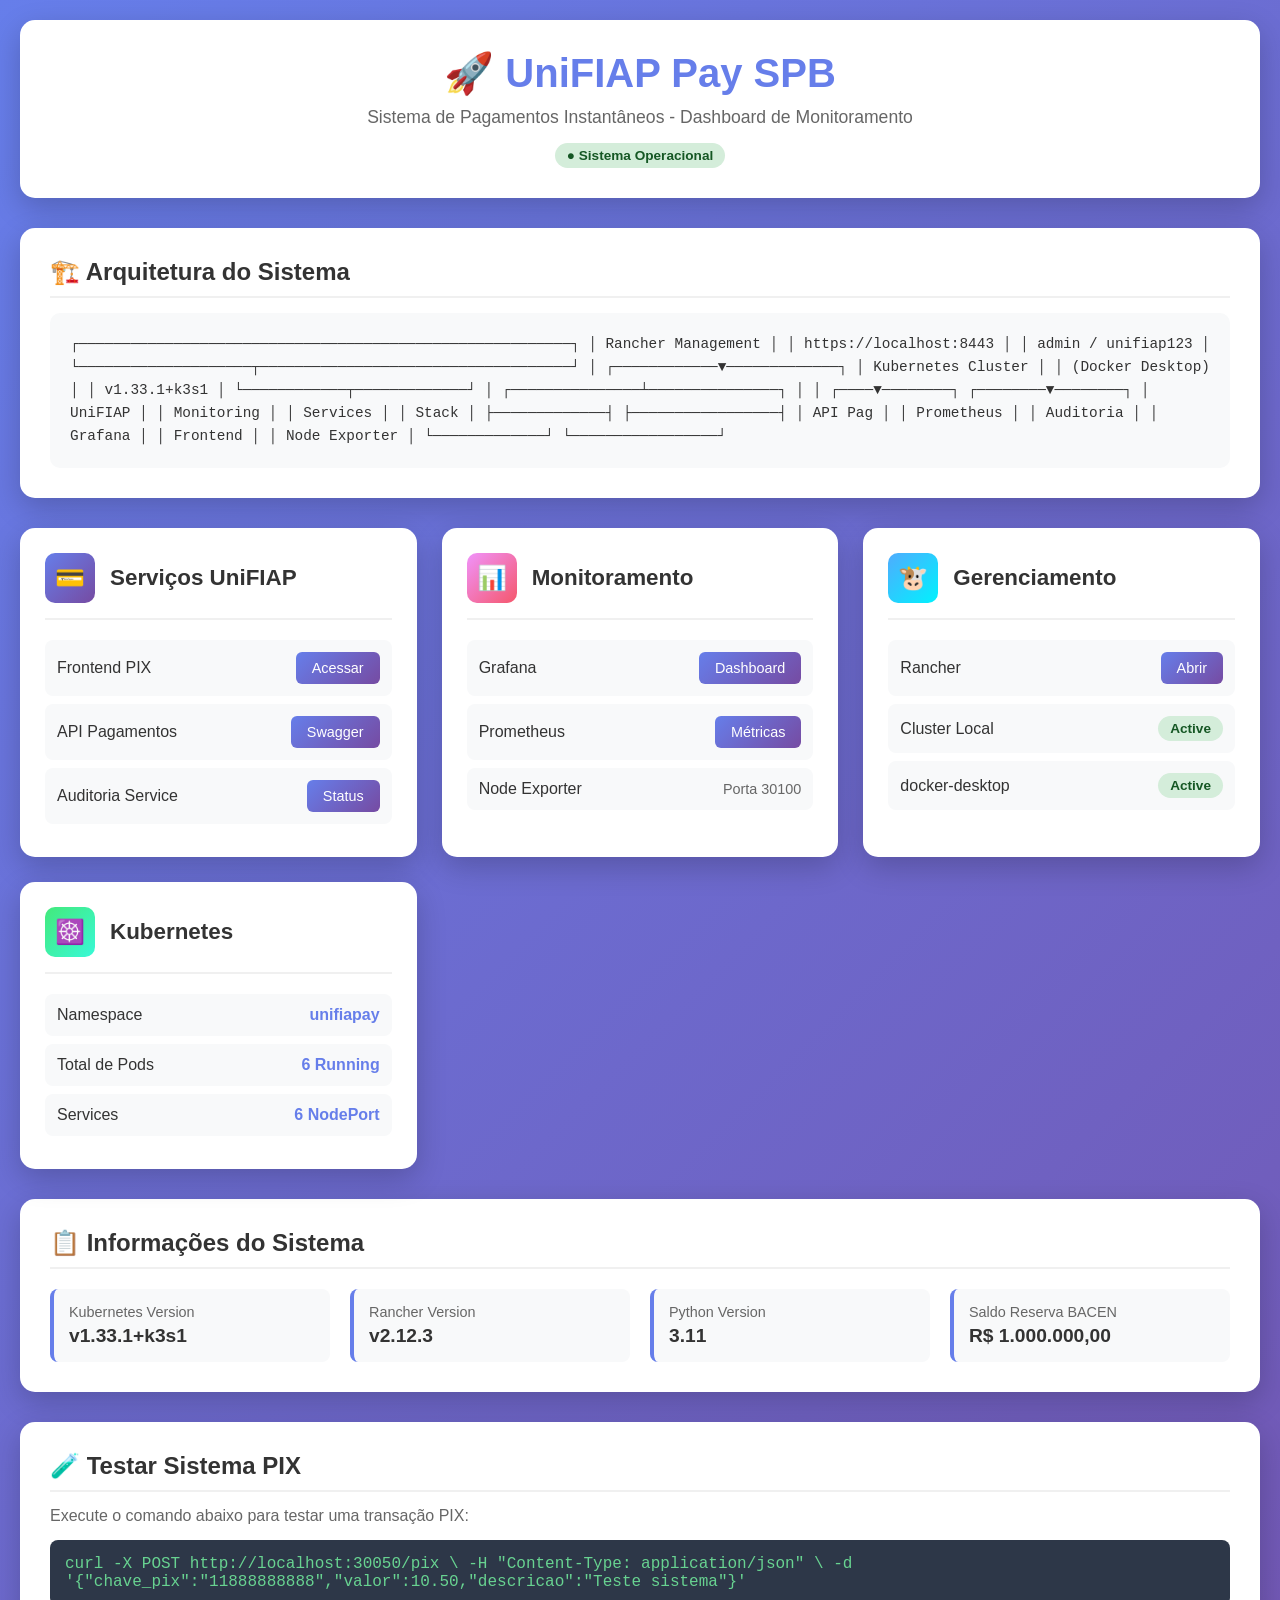
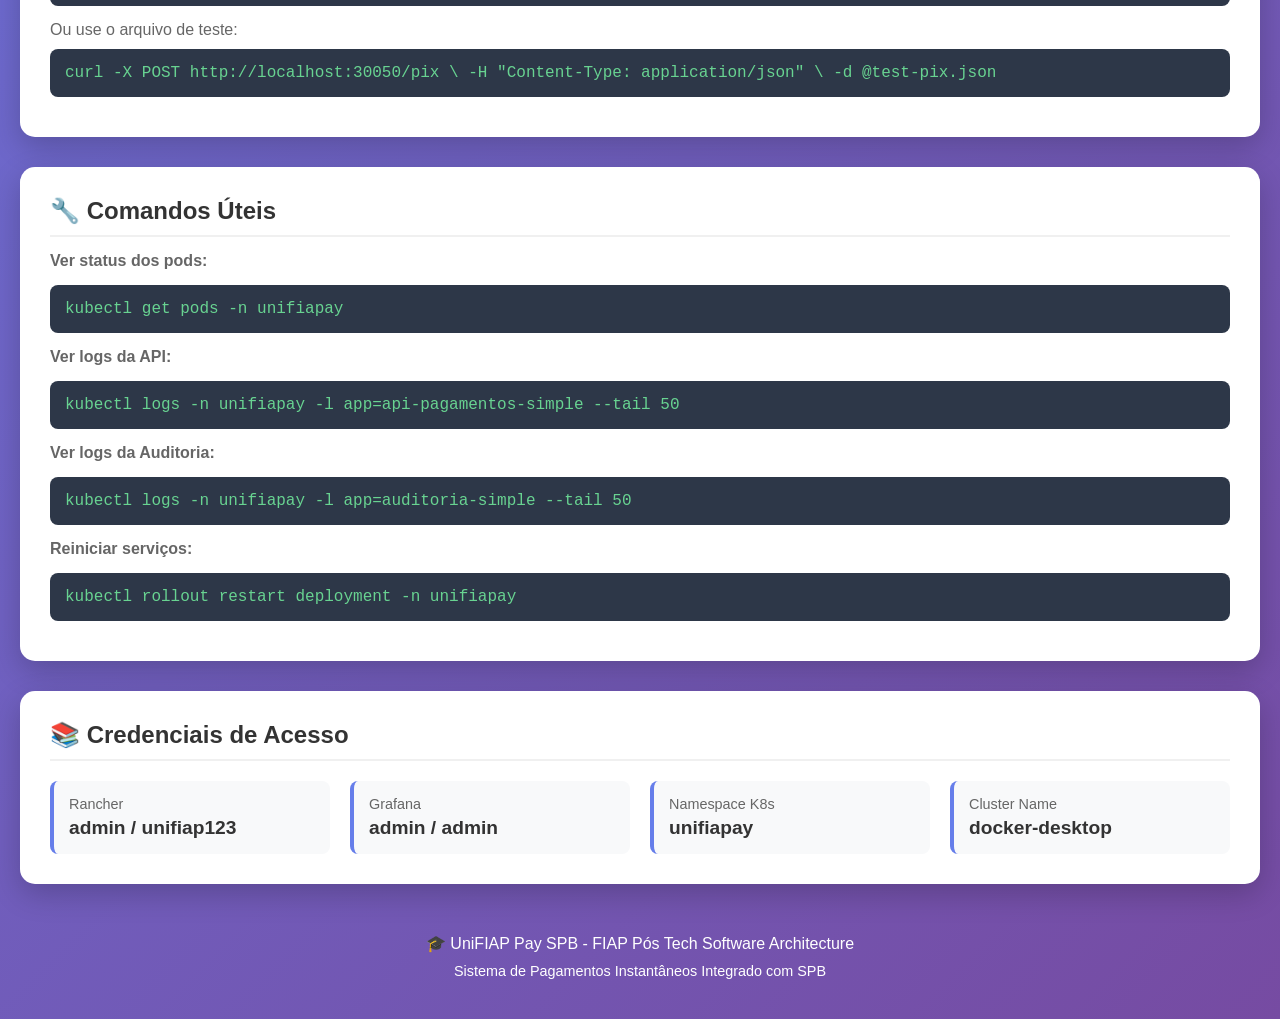
<file: dashboard.html>
<!DOCTYPE html>
<html lang="pt-BR">
<head>
    <meta charset="UTF-8">
    <meta name="viewport" content="width=device-width, initial-scale=1.0">
    <title>UniFIAP Pay SPB - Dashboard de Monitoramento</title>
    <style>
        * {
            margin: 0;
            padding: 0;
            box-sizing: border-box;
        }

        body {
            font-family: 'Segoe UI', Tahoma, Geneva, Verdana, sans-serif;
            background: linear-gradient(135deg, #667eea 0%, #764ba2 100%);
            min-height: 100vh;
            padding: 20px;
        }

        .container {
            max-width: 1400px;
            margin: 0 auto;
        }

        header {
            background: white;
            padding: 30px;
            border-radius: 15px;
            box-shadow: 0 10px 30px rgba(0,0,0,0.2);
            margin-bottom: 30px;
            text-align: center;
        }

        h1 {
            color: #667eea;
            font-size: 2.5em;
            margin-bottom: 10px;
        }

        .subtitle {
            color: #666;
            font-size: 1.1em;
        }

        .grid {
            display: grid;
            grid-template-columns: repeat(auto-fit, minmax(350px, 1fr));
            gap: 25px;
            margin-bottom: 30px;
        }

        .card {
            background: white;
            border-radius: 15px;
            padding: 25px;
            box-shadow: 0 10px 30px rgba(0,0,0,0.2);
            transition: transform 0.3s ease, box-shadow 0.3s ease;
        }

        .card:hover {
            transform: translateY(-5px);
            box-shadow: 0 15px 40px rgba(0,0,0,0.3);
        }

        .card-header {
            display: flex;
            align-items: center;
            margin-bottom: 20px;
            padding-bottom: 15px;
            border-bottom: 2px solid #f0f0f0;
        }

        .icon {
            width: 50px;
            height: 50px;
            border-radius: 10px;
            display: flex;
            align-items: center;
            justify-content: center;
            font-size: 24px;
            margin-right: 15px;
        }

        .icon.services { background: linear-gradient(135deg, #667eea 0%, #764ba2 100%); }
        .icon.monitoring { background: linear-gradient(135deg, #f093fb 0%, #f5576c 100%); }
        .icon.rancher { background: linear-gradient(135deg, #4facfe 0%, #00f2fe 100%); }
        .icon.kubernetes { background: linear-gradient(135deg, #43e97b 0%, #38f9d7 100%); }

        .card-title {
            font-size: 1.4em;
            color: #333;
            font-weight: 600;
        }

        .service-item {
            display: flex;
            justify-content: space-between;
            align-items: center;
            padding: 12px;
            margin: 8px 0;
            background: #f8f9fa;
            border-radius: 8px;
            transition: background 0.3s ease;
        }

        .service-item:hover {
            background: #e9ecef;
        }

        .service-name {
            font-weight: 500;
            color: #333;
        }

        .service-link {
            display: inline-block;
            padding: 8px 16px;
            background: linear-gradient(135deg, #667eea 0%, #764ba2 100%);
            color: white;
            text-decoration: none;
            border-radius: 6px;
            font-size: 0.9em;
            transition: transform 0.2s ease;
        }

        .service-link:hover {
            transform: scale(1.05);
        }

        .status-badge {
            display: inline-block;
            padding: 5px 12px;
            border-radius: 20px;
            font-size: 0.85em;
            font-weight: 600;
        }

        .status-active {
            background: #d4edda;
            color: #155724;
        }

        .info-section {
            background: white;
            border-radius: 15px;
            padding: 30px;
            box-shadow: 0 10px 30px rgba(0,0,0,0.2);
            margin-bottom: 30px;
        }

        .info-grid {
            display: grid;
            grid-template-columns: repeat(auto-fit, minmax(250px, 1fr));
            gap: 20px;
            margin-top: 20px;
        }

        .info-item {
            padding: 15px;
            background: #f8f9fa;
            border-radius: 8px;
            border-left: 4px solid #667eea;
        }

        .info-label {
            font-size: 0.9em;
            color: #666;
            margin-bottom: 5px;
        }

        .info-value {
            font-size: 1.2em;
            font-weight: 600;
            color: #333;
        }

        .section-title {
            font-size: 1.5em;
            color: #333;
            margin-bottom: 15px;
            padding-bottom: 10px;
            border-bottom: 2px solid #f0f0f0;
        }

        .command-box {
            background: #2d3748;
            color: #68d391;
            padding: 15px;
            border-radius: 8px;
            font-family: 'Courier New', monospace;
            margin: 10px 0;
            overflow-x: auto;
        }

        .architecture {
            background: white;
            border-radius: 15px;
            padding: 30px;
            box-shadow: 0 10px 30px rgba(0,0,0,0.2);
            margin-bottom: 30px;
        }

        .arch-diagram {
            background: #f8f9fa;
            padding: 20px;
            border-radius: 10px;
            font-family: 'Courier New', monospace;
            font-size: 0.9em;
            line-height: 1.6;
            color: #333;
            overflow-x: auto;
        }

        footer {
            text-align: center;
            color: white;
            padding: 20px;
            margin-top: 30px;
        }

        @media (max-width: 768px) {
            .grid {
                grid-template-columns: 1fr;
            }
            
            h1 {
                font-size: 1.8em;
            }
        }
    </style>
</head>
<body>
    <div class="container">
        <header>
            <h1>🚀 UniFIAP Pay SPB</h1>
            <p class="subtitle">Sistema de Pagamentos Instantâneos - Dashboard de Monitoramento</p>
            <div style="margin-top: 15px;">
                <span class="status-badge status-active">● Sistema Operacional</span>
            </div>
        </header>

        <div class="architecture">
            <h2 class="section-title">🏗️ Arquitetura do Sistema</h2>
            <div class="arch-diagram">
┌─────────────────────────────────────────────────────────┐
│                  Rancher Management                      │
│              https://localhost:8443                      │
│                  admin / unifiap123                      │
└────────────────────┬────────────────────────────────────┘
                     │
        ┌────────────▼─────────────┐
        │   Kubernetes Cluster     │
        │    (Docker Desktop)      │
        │      v1.33.1+k3s1        │
        └────────────┬─────────────┘
                     │
     ┌───────────────┴───────────────┐
     │                               │
┌────▼────────┐            ┌────────▼────────┐
│  UniFIAP    │            │   Monitoring    │
│  Services   │            │     Stack       │
├─────────────┤            ├─────────────────┤
│ API Pag     │            │ Prometheus      │
│ Auditoria   │            │ Grafana         │
│ Frontend    │            │ Node Exporter   │
└─────────────┘            └─────────────────┘
            </div>
        </div>

        <div class="grid">
            <div class="card">
                <div class="card-header">
                    <div class="icon services">💳</div>
                    <div class="card-title">Serviços UniFIAP</div>
                </div>
                <div class="service-item">
                    <span class="service-name">Frontend PIX</span>
                    <a href="http://localhost:30082" target="_blank" class="service-link">Acessar</a>
                </div>
                <div class="service-item">
                    <span class="service-name">API Pagamentos</span>
                    <a href="http://localhost:30050/docs" target="_blank" class="service-link">Swagger</a>
                </div>
                <div class="service-item">
                    <span class="service-name">Auditoria Service</span>
                    <a href="http://localhost:30051" target="_blank" class="service-link">Status</a>
                </div>
            </div>

            <div class="card">
                <div class="card-header">
                    <div class="icon monitoring">📊</div>
                    <div class="card-title">Monitoramento</div>
                </div>
                <div class="service-item">
                    <span class="service-name">Grafana</span>
                    <a href="http://localhost:30300" target="_blank" class="service-link">Dashboard</a>
                </div>
                <div class="service-item">
                    <span class="service-name">Prometheus</span>
                    <a href="http://localhost:30090" target="_blank" class="service-link">Métricas</a>
                </div>
                <div class="service-item">
                    <span class="service-name">Node Exporter</span>
                    <span style="color: #666; font-size: 0.9em;">Porta 30100</span>
                </div>
            </div>

            <div class="card">
                <div class="card-header">
                    <div class="icon rancher">🐮</div>
                    <div class="card-title">Gerenciamento</div>
                </div>
                <div class="service-item">
                    <span class="service-name">Rancher</span>
                    <a href="https://localhost:8443" target="_blank" class="service-link">Abrir</a>
                </div>
                <div class="service-item">
                    <span class="service-name">Cluster Local</span>
                    <span class="status-badge status-active">Active</span>
                </div>
                <div class="service-item">
                    <span class="service-name">docker-desktop</span>
                    <span class="status-badge status-active">Active</span>
                </div>
            </div>

            <div class="card">
                <div class="card-header">
                    <div class="icon kubernetes">☸️</div>
                    <div class="card-title">Kubernetes</div>
                </div>
                <div class="service-item">
                    <span class="service-name">Namespace</span>
                    <span style="color: #667eea; font-weight: 600;">unifiapay</span>
                </div>
                <div class="service-item">
                    <span class="service-name">Total de Pods</span>
                    <span style="color: #667eea; font-weight: 600;">6 Running</span>
                </div>
                <div class="service-item">
                    <span class="service-name">Services</span>
                    <span style="color: #667eea; font-weight: 600;">6 NodePort</span>
                </div>
            </div>
        </div>

        <div class="info-section">
            <h2 class="section-title">📋 Informações do Sistema</h2>
            <div class="info-grid">
                <div class="info-item">
                    <div class="info-label">Kubernetes Version</div>
                    <div class="info-value">v1.33.1+k3s1</div>
                </div>
                <div class="info-item">
                    <div class="info-label">Rancher Version</div>
                    <div class="info-value">v2.12.3</div>
                </div>
                <div class="info-item">
                    <div class="info-label">Python Version</div>
                    <div class="info-value">3.11</div>
                </div>
                <div class="info-item">
                    <div class="info-label">Saldo Reserva BACEN</div>
                    <div class="info-value">R$ 1.000.000,00</div>
                </div>
            </div>
        </div>

        <div class="info-section">
            <h2 class="section-title">🧪 Testar Sistema PIX</h2>
            <p style="margin-bottom: 15px; color: #666;">Execute o comando abaixo para testar uma transação PIX:</p>
            <div class="command-box">
curl -X POST http://localhost:30050/pix \
  -H "Content-Type: application/json" \
  -d '{"chave_pix":"11888888888","valor":10.50,"descricao":"Teste sistema"}'
            </div>
            <p style="margin-top: 15px; color: #666;">Ou use o arquivo de teste:</p>
            <div class="command-box">
curl -X POST http://localhost:30050/pix \
  -H "Content-Type: application/json" \
  -d @test-pix.json
            </div>
        </div>

        <div class="info-section">
            <h2 class="section-title">🔧 Comandos Úteis</h2>
            <p style="margin-bottom: 15px; color: #666;"><strong>Ver status dos pods:</strong></p>
            <div class="command-box">kubectl get pods -n unifiapay</div>
            
            <p style="margin: 15px 0; color: #666;"><strong>Ver logs da API:</strong></p>
            <div class="command-box">kubectl logs -n unifiapay -l app=api-pagamentos-simple --tail 50</div>
            
            <p style="margin: 15px 0; color: #666;"><strong>Ver logs da Auditoria:</strong></p>
            <div class="command-box">kubectl logs -n unifiapay -l app=auditoria-simple --tail 50</div>
            
            <p style="margin: 15px 0; color: #666;"><strong>Reiniciar serviços:</strong></p>
            <div class="command-box">kubectl rollout restart deployment -n unifiapay</div>
        </div>

        <div class="info-section">
            <h2 class="section-title">📚 Credenciais de Acesso</h2>
            <div class="info-grid">
                <div class="info-item">
                    <div class="info-label">Rancher</div>
                    <div class="info-value">admin / unifiap123</div>
                </div>
                <div class="info-item">
                    <div class="info-label">Grafana</div>
                    <div class="info-value">admin / admin</div>
                </div>
                <div class="info-item">
                    <div class="info-label">Namespace K8s</div>
                    <div class="info-value">unifiapay</div>
                </div>
                <div class="info-item">
                    <div class="info-label">Cluster Name</div>
                    <div class="info-value">docker-desktop</div>
                </div>
            </div>
        </div>

        <footer>
            <p>🎓 UniFIAP Pay SPB - FIAP Pós Tech Software Architecture</p>
            <p style="margin-top: 10px; font-size: 0.9em;">Sistema de Pagamentos Instantâneos Integrado com SPB</p>
        </footer>
    </div>
</body>
</html>
</file>
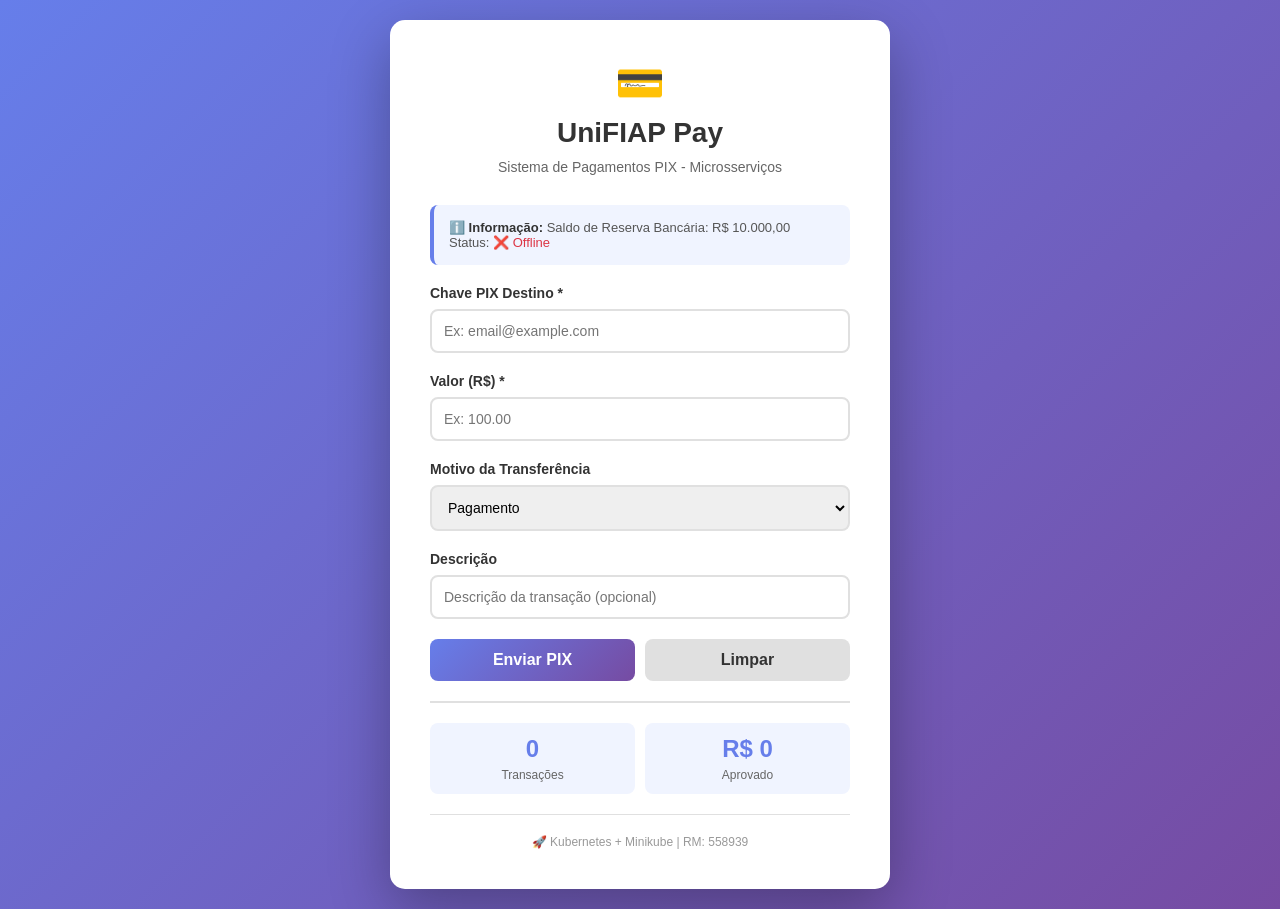
<file: docker/interface.html>
<!DOCTYPE html>
<html lang="pt-BR">
<head>
    <meta charset="UTF-8">
    <meta name="viewport" content="width=device-width, initial-scale=1.0">
    <title>UniFIAP Pay - Interface PIX</title>
    <style>
        * {
            margin: 0;
            padding: 0;
            box-sizing: border-box;
        }
        
        body {
            font-family: 'Segoe UI', Tahoma, Geneva, Verdana, sans-serif;
            background: linear-gradient(135deg, #667eea 0%, #764ba2 100%);
            min-height: 100vh;
            display: flex;
            justify-content: center;
            align-items: center;
            padding: 20px;
        }
        
        .container {
            background: white;
            border-radius: 15px;
            box-shadow: 0 20px 60px rgba(0, 0, 0, 0.3);
            max-width: 500px;
            width: 100%;
            padding: 40px;
        }
        
        .header {
            text-align: center;
            margin-bottom: 30px;
        }
        
        .logo {
            font-size: 2.5em;
            margin-bottom: 10px;
        }
        
        h1 {
            color: #333;
            font-size: 28px;
            margin-bottom: 10px;
        }
        
        .subtitle {
            color: #666;
            font-size: 14px;
        }
        
        .form-group {
            margin-bottom: 20px;
        }
        
        label {
            display: block;
            margin-bottom: 8px;
            color: #333;
            font-weight: 600;
            font-size: 14px;
        }
        
        input, select {
            width: 100%;
            padding: 12px;
            border: 2px solid #e0e0e0;
            border-radius: 8px;
            font-size: 14px;
            transition: border-color 0.3s;
        }
        
        input:focus, select:focus {
            outline: none;
            border-color: #667eea;
            box-shadow: 0 0 0 3px rgba(102, 126, 234, 0.1);
        }
        
        .info-box {
            background: #f0f4ff;
            border-left: 4px solid #667eea;
            padding: 15px;
            border-radius: 8px;
            margin-bottom: 20px;
            font-size: 13px;
            color: #555;
        }
        
        .info-box strong {
            color: #333;
        }
        
        .status {
            padding: 15px;
            border-radius: 8px;
            margin-bottom: 20px;
            display: none;
            font-size: 14px;
        }
        
        .status.success {
            background: #d4edda;
            color: #155724;
            border: 1px solid #c3e6cb;
            display: block;
        }
        
        .status.error {
            background: #f8d7da;
            color: #721c24;
            border: 1px solid #f5c6cb;
            display: block;
        }
        
        .status.info {
            background: #d1ecf1;
            color: #0c5460;
            border: 1px solid #bee5eb;
            display: block;
        }
        
        .button-group {
            display: flex;
            gap: 10px;
            margin-bottom: 20px;
        }
        
        button {
            flex: 1;
            padding: 12px;
            border: none;
            border-radius: 8px;
            font-size: 16px;
            font-weight: 600;
            cursor: pointer;
            transition: all 0.3s;
        }
        
        .btn-enviar {
            background: linear-gradient(135deg, #667eea 0%, #764ba2 100%);
            color: white;
        }
        
        .btn-enviar:hover {
            transform: translateY(-2px);
            box-shadow: 0 10px 20px rgba(102, 126, 234, 0.3);
        }
        
        .btn-enviar:active {
            transform: translateY(0);
        }
        
        .btn-limpar {
            background: #e0e0e0;
            color: #333;
        }
        
        .btn-limpar:hover {
            background: #d0d0d0;
        }
        
        .resultado {
            background: #f9f9f9;
            border: 1px solid #e0e0e0;
            border-radius: 8px;
            padding: 15px;
            margin-top: 20px;
            display: none;
        }
        
        .resultado.show {
            display: block;
        }
        
        .resultado h3 {
            color: #333;
            margin-bottom: 10px;
            font-size: 16px;
        }
        
        .resultado pre {
            background: #2d2d2d;
            color: #f8f8f2;
            padding: 12px;
            border-radius: 6px;
            overflow-x: auto;
            font-size: 12px;
            line-height: 1.4;
        }
        
        .loading {
            display: none;
            text-align: center;
            color: #667eea;
            font-weight: 600;
            margin-bottom: 20px;
        }
        
        .loading.show {
            display: block;
        }
        
        .spinner {
            display: inline-block;
            width: 20px;
            height: 20px;
            border: 3px solid #f3f3f3;
            border-top: 3px solid #667eea;
            border-radius: 50%;
            animation: spin 1s linear infinite;
            margin-right: 10px;
        }
        
        @keyframes spin {
            0% { transform: rotate(0deg); }
            100% { transform: rotate(360deg); }
        }
        
        .stats {
            display: grid;
            grid-template-columns: 1fr 1fr;
            gap: 10px;
            margin-top: 20px;
            padding-top: 20px;
            border-top: 2px solid #e0e0e0;
        }
        
        .stat-item {
            background: #f0f4ff;
            padding: 12px;
            border-radius: 8px;
            text-align: center;
        }
        
        .stat-value {
            font-size: 24px;
            font-weight: bold;
            color: #667eea;
        }
        
        .stat-label {
            font-size: 12px;
            color: #666;
            margin-top: 5px;
        }
        
        .footer {
            text-align: center;
            margin-top: 20px;
            padding-top: 20px;
            border-top: 1px solid #e0e0e0;
            color: #999;
            font-size: 12px;
        }
    </style>
</head>
<body>
    <div class="container">
        <div class="header">
            <div class="logo">💳</div>
            <h1>UniFIAP Pay</h1>
            <p class="subtitle">Sistema de Pagamentos PIX - Microsserviços</p>
        </div>
        
        <div class="info-box">
            <strong>ℹ️ Informação:</strong> Saldo de Reserva Bancária: R$ 10.000,00<br>
            Status: <span id="status-api">Verificando...</span>
        </div>
        
        <form id="pixForm">
            <div class="form-group">
                <label for="chave">Chave PIX Destino *</label>
                <input type="text" id="chave" placeholder="Ex: email@example.com" required>
            </div>
            
            <div class="form-group">
                <label for="valor">Valor (R$) *</label>
                <input type="number" id="valor" placeholder="Ex: 100.00" min="0.01" step="0.01" required>
            </div>
            
            <div class="form-group">
                <label for="motivo">Motivo da Transferência</label>
                <select id="motivo">
                    <option value="pagamento">Pagamento</option>
                    <option value="transferencia">Transferência</option>
                    <option value="devolucao">Devolução</option>
                    <option value="outro">Outro</option>
                </select>
            </div>
            
            <div class="form-group">
                <label for="descricao">Descrição</label>
                <input type="text" id="descricao" placeholder="Descrição da transação (opcional)">
            </div>
            
            <div class="loading" id="loading">
                <span class="spinner"></span>
                Processando pagamento...
            </div>
            
            <div class="status" id="status"></div>
            
            <div class="button-group">
                <button type="submit" class="btn-enviar">Enviar PIX</button>
                <button type="button" class="btn-limpar" onclick="limparFormulario()">Limpar</button>
            </div>
        </form>
        
        <div class="resultado" id="resultado">
            <h3>Resposta da API</h3>
            <pre id="resultadoConteudo"></pre>
        </div>
        
        <div class="stats">
            <div class="stat-item">
                <div class="stat-value" id="totalTransacoes">0</div>
                <div class="stat-label">Transações</div>
            </div>
            <div class="stat-item">
                <div class="stat-value" id="totalAprovado">R$ 0</div>
                <div class="stat-label">Aprovado</div>
            </div>
        </div>
        
        <div class="footer">
            <p>🚀 Kubernetes + Minikube | RM: 558939</p>
        </div>
    </div>
    
    <script>
        const API_URL = 'http://localhost:30001';
        let totalTransacoes = 0;
        let totalAprovado = 0;
        
        // Verificar status da API
        async function verificarAPI() {
            try {
                const response = await fetch(API_URL + '/health', {
                    method: 'GET',
                    headers: { 'Accept': 'application/json' }
                });
                
                if (response.ok) {
                    document.getElementById('status-api').textContent = '✅ Online';
                    document.getElementById('status-api').style.color = '#28a745';
                } else {
                    document.getElementById('status-api').textContent = '⚠️ Indisponível';
                    document.getElementById('status-api').style.color = '#ffc107';
                }
            } catch (error) {
                document.getElementById('status-api').textContent = '❌ Offline';
                document.getElementById('status-api').style.color = '#dc3545';
            }
        }
        
        // Enviar PIX
        document.getElementById('pixForm').addEventListener('submit', async (e) => {
            e.preventDefault();
            
            const chave = document.getElementById('chave').value;
            const valor = parseFloat(document.getElementById('valor').value);
            const motivo = document.getElementById('motivo').value;
            const descricao = document.getElementById('descricao').value;
            
            const statusDiv = document.getElementById('status');
            const loadingDiv = document.getElementById('loading');
            const resultadoDiv = document.getElementById('resultado');
            
            // Limpar mensagens anteriores
            statusDiv.className = 'status';
            statusDiv.textContent = '';
            resultadoDiv.classList.remove('show');
            
            // Mostrar loading
            loadingDiv.classList.add('show');
            
            try {
                const payload = {
                    chave_pix: chave,
                    valor: valor,
                    motivo: motivo,
                    descricao: descricao
                };
                
                const response = await fetch(API_URL + '/pix/transferir', {
                    method: 'POST',
                    headers: {
                        'Content-Type': 'application/json',
                        'Accept': 'application/json'
                    },
                    body: JSON.stringify(payload)
                });
                
                const data = await response.json();
                
                loadingDiv.classList.remove('show');
                
                if (response.ok) {
                    statusDiv.className = 'status success';
                    statusDiv.innerHTML = '✅ PIX enviado com sucesso! Status: ' + (data.status || 'AGUARDANDO_LIQUIDACAO');
                    
                    totalTransacoes++;
                    totalAprovado += valor;
                    
                    document.getElementById('totalTransacoes').textContent = totalTransacoes;
                    document.getElementById('totalAprovado').textContent = 'R$ ' + totalAprovado.toFixed(2);
                    
                    document.getElementById('resultadoConteudo').textContent = JSON.stringify(data, null, 2);
                    resultadoDiv.classList.add('show');
                    
                    document.getElementById('pixForm').reset();
                } else {
                    statusDiv.className = 'status error';
                    statusDiv.textContent = '❌ Erro: ' + (data.erro || 'Falha ao processar PIX');
                    
                    document.getElementById('resultadoConteudo').textContent = JSON.stringify(data, null, 2);
                    resultadoDiv.classList.add('show');
                }
            } catch (error) {
                loadingDiv.classList.remove('show');
                statusDiv.className = 'status error';
                statusDiv.textContent = '❌ Erro de conexão: ' + error.message;
            }
        });
        
        function limparFormulario() {
            document.getElementById('pixForm').reset();
            document.getElementById('status').className = 'status';
            document.getElementById('resultado').classList.remove('show');
        }
        
        // Verificar API ao carregar
        verificarAPI();
        
        // Verificar a cada 30 segundos
        setInterval(verificarAPI, 30000);
    </script>
</body>
</html>
</file>
